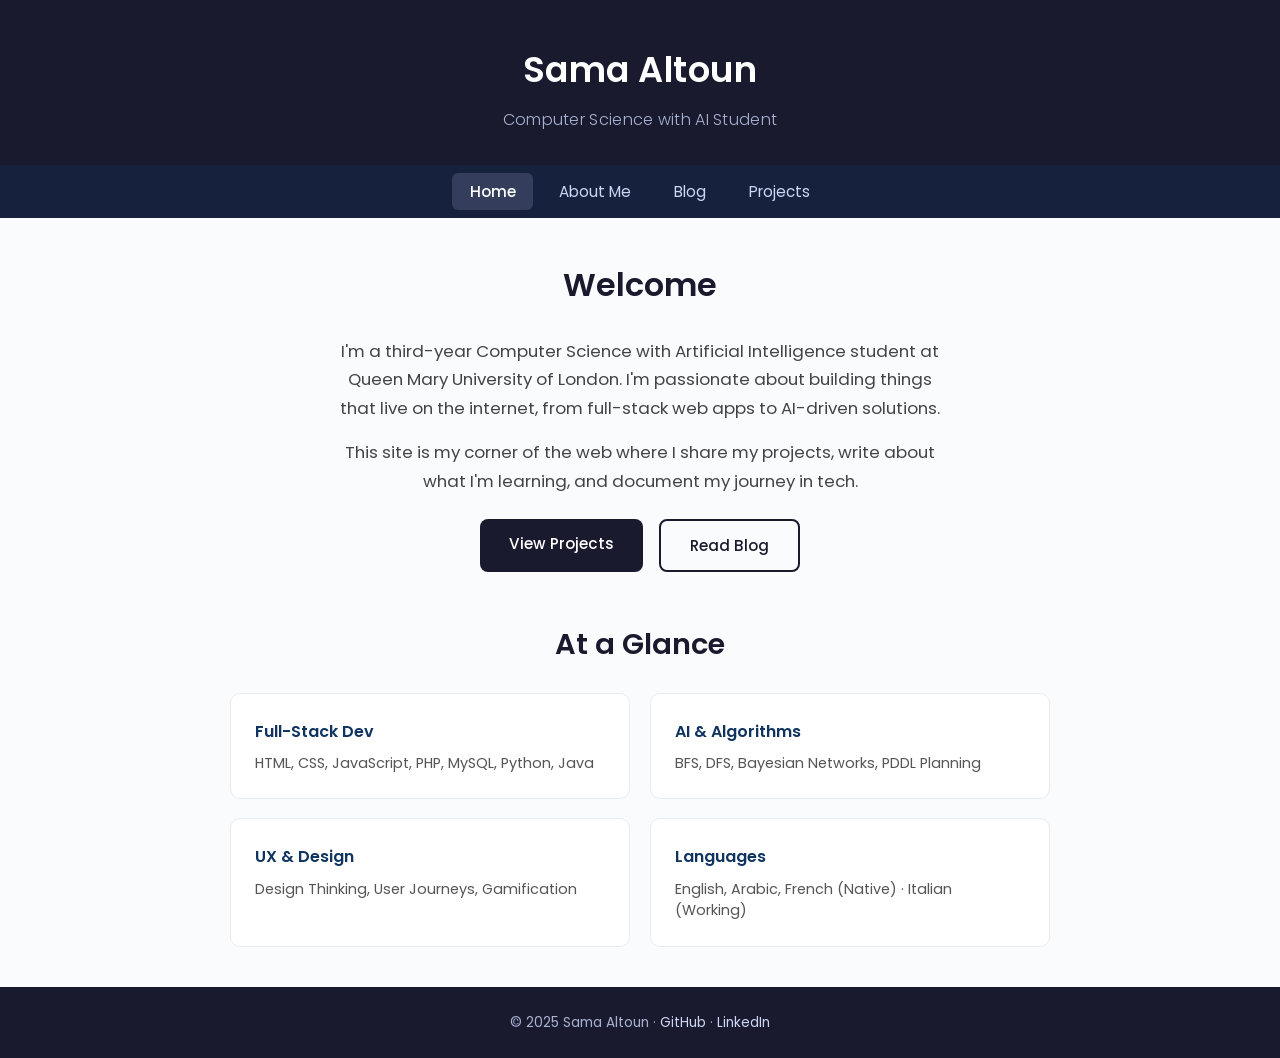
<file: index.html>
<!DOCTYPE html>
<html lang="en">
<head>
  <meta charset="UTF-8">
  <meta name="viewport" content="width=device-width, initial-scale=1.0">
  <title>Sama Altoun | Portfolio</title>
  <link rel="stylesheet" href="css/reset.css">
  <link rel="stylesheet" href="css/styles.css">
  <link href="https://fonts.googleapis.com/css2?family=Poppins:wght@300;400;500;600&display=swap" rel="stylesheet">
</head>
<body>
  <header>
    <h1>Sama Altoun</h1>
    <p class="header-subtitle">Computer Science with AI Student</p>
  </header>

  <nav class="main-nav">
    <ul>
      <li><a href="index.html" class="active">Home</a></li>
      <li><a href="aboutMe.html">About Me</a></li>
      <li><a href="viewBlog.html">Blog</a></li>
      <li><a href="projects.html">Projects</a></li>
    </ul>
  </nav>

  <main>
    <section class="hero">
      <h2>Welcome</h2>
      <p>I'm a third-year Computer Science with Artificial Intelligence student at Queen Mary University of London. I'm passionate about building things that live on the internet, from full-stack web apps to AI-driven solutions.</p>
      <p>This site is my corner of the web where I share my projects, write about what I'm learning, and document my journey in tech.</p>
      <div class="cta-links">
        <a href="projects.html" class="btn">View Projects</a>
        <a href="viewBlog.html" class="btn btn-outline">Read Blog</a>
      </div>
    </section>

    <section class="highlights">
      <h2>At a Glance</h2>
      <div class="highlight-grid">
        <div class="highlight-card">
          <h3>Full-Stack Dev</h3>
          <p>HTML, CSS, JavaScript, PHP, MySQL, Python, Java</p>
        </div>
        <div class="highlight-card">
          <h3>AI & Algorithms</h3>
          <p>BFS, DFS, Bayesian Networks, PDDL Planning</p>
        </div>
        <div class="highlight-card">
          <h3>UX & Design</h3>
          <p>Design Thinking, User Journeys, Gamification</p>
        </div>
        <div class="highlight-card">
          <h3>Languages</h3>
          <p>English, Arabic, French (Native) &middot; Italian (Working)</p>
        </div>
      </div>
    </section>
  </main>

  <footer class="site-footer">
    <p>&copy; 2025 Sama Altoun &middot; <a href="https://github.com/samaaltoun" target="_blank">GitHub</a> &middot; <a href="https://www.linkedin.com/in/sama-a-5a39862a1" target="_blank">LinkedIn</a></p>
  </footer>
</body>
</html>
</file>
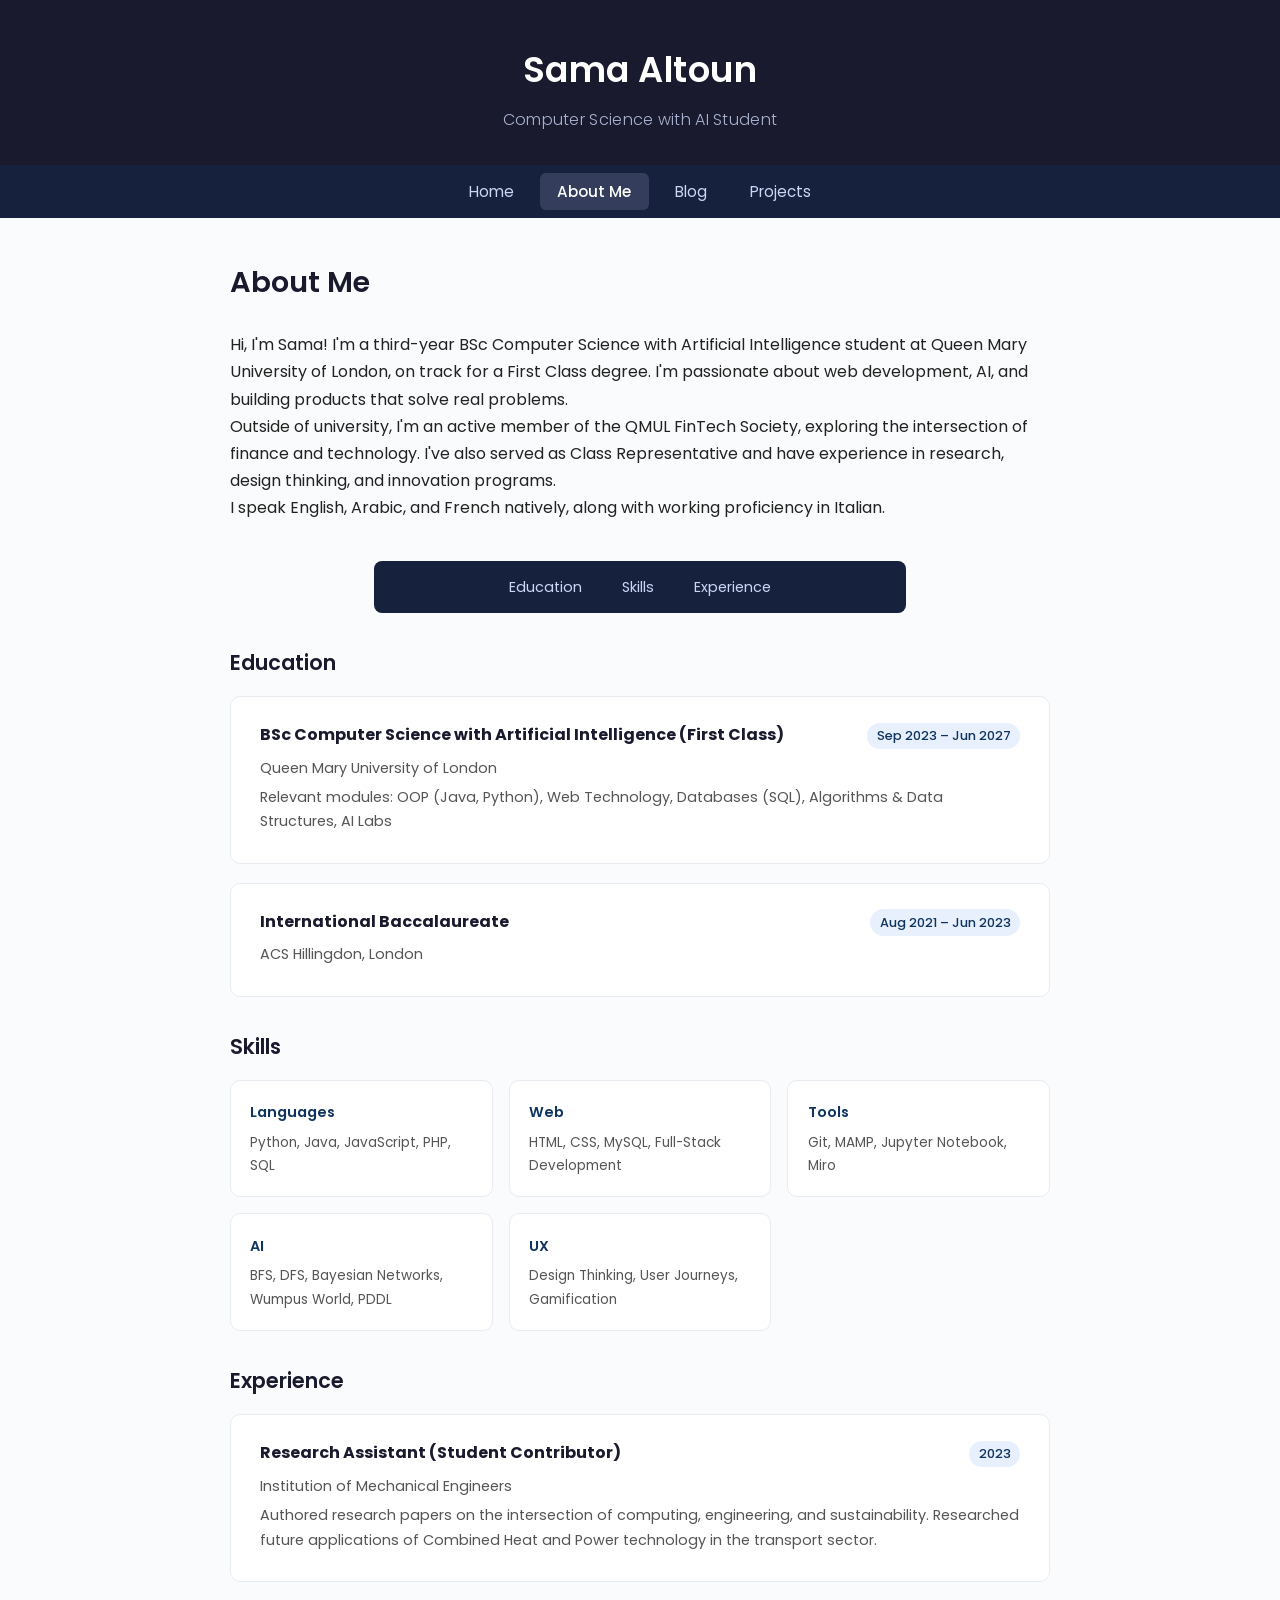
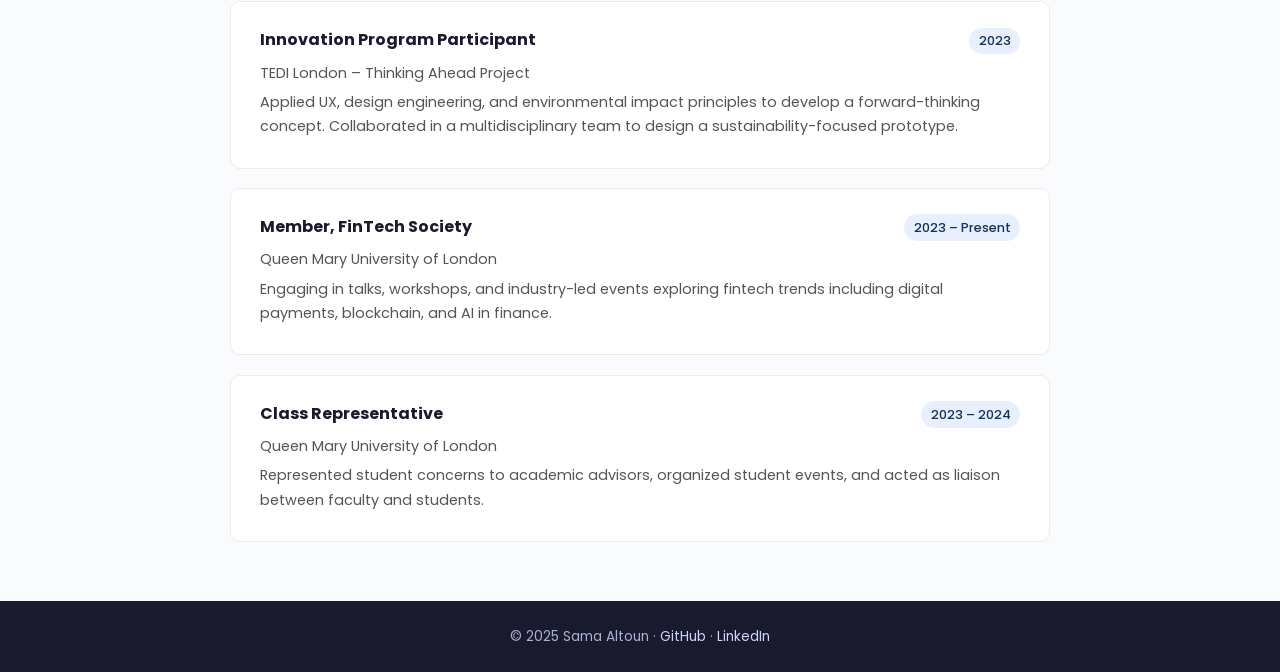
<file: aboutMe.html>
<!DOCTYPE html>
<html lang="en">
<head>
  <meta charset="UTF-8">
  <meta name="viewport" content="width=device-width, initial-scale=1.0">
  <title>About Me | Sama Altoun</title>
  <link rel="stylesheet" href="css/reset.css">
  <link rel="stylesheet" href="css/styles.css">
  <link href="https://fonts.googleapis.com/css2?family=Poppins:wght@300;400;500;600&display=swap" rel="stylesheet">
</head>
<body>
  <header>
    <h1>Sama Altoun</h1>
    <p class="header-subtitle">Computer Science with AI Student</p>
  </header>

  <nav class="main-nav">
    <ul>
      <li><a href="index.html">Home</a></li>
      <li><a href="aboutMe.html" class="active">About Me</a></li>
      <li><a href="viewBlog.html">Blog</a></li>
      <li><a href="projects.html">Projects</a></li>
    </ul>
  </nav>

  <main>
    <section id="about">
      <h2>About Me</h2>
      <p>Hi, I'm Sama! I'm a third-year BSc Computer Science with Artificial Intelligence student at Queen Mary University of London, on track for a First Class degree. I'm passionate about web development, AI, and building products that solve real problems.</p>
      <p>Outside of university, I'm an active member of the QMUL FinTech Society, exploring the intersection of finance and technology. I've also served as Class Representative and have experience in research, design thinking, and innovation programs.</p>
      <p>I speak English, Arabic, and French natively, along with working proficiency in Italian.</p>
    </section>

    <div class="section-nav">
      <ul>
        <li><a href="#education">Education</a></li>
        <li><a href="#skills">Skills</a></li>
        <li><a href="#experience">Experience</a></li>
      </ul>
    </div>

    <section id="education">
      <h3>Education</h3>
      <div class="timeline-item">
        <div class="timeline-header">
          <strong>BSc Computer Science with Artificial Intelligence (First Class)</strong>
          <span>Sep 2023 &ndash; Jun 2027</span>
        </div>
        <p>Queen Mary University of London</p>
        <p>Relevant modules: OOP (Java, Python), Web Technology, Databases (SQL), Algorithms & Data Structures, AI Labs</p>
      </div>
      <div class="timeline-item">
        <div class="timeline-header">
          <strong>International Baccalaureate</strong>
          <span>Aug 2021 &ndash; Jun 2023</span>
        </div>
        <p>ACS Hillingdon, London</p>
      </div>
    </section>

    <section id="skills">
      <h3>Skills</h3>
      <div class="skills-grid">
        <div class="skill-category">
          <h4>Languages</h4>
          <p>Python, Java, JavaScript, PHP, SQL</p>
        </div>
        <div class="skill-category">
          <h4>Web</h4>
          <p>HTML, CSS, MySQL, Full-Stack Development</p>
        </div>
        <div class="skill-category">
          <h4>Tools</h4>
          <p>Git, MAMP, Jupyter Notebook, Miro</p>
        </div>
        <div class="skill-category">
          <h4>AI</h4>
          <p>BFS, DFS, Bayesian Networks, Wumpus World, PDDL</p>
        </div>
        <div class="skill-category">
          <h4>UX</h4>
          <p>Design Thinking, User Journeys, Gamification</p>
        </div>
      </div>
    </section>

    <section id="experience">
      <h3>Experience</h3>
      <div class="timeline-item">
        <div class="timeline-header">
          <strong>Research Assistant (Student Contributor)</strong>
          <span>2023</span>
        </div>
        <p>Institution of Mechanical Engineers</p>
        <p>Authored research papers on the intersection of computing, engineering, and sustainability. Researched future applications of Combined Heat and Power technology in the transport sector.</p>
      </div>
      <div class="timeline-item">
        <div class="timeline-header">
          <strong>Innovation Program Participant</strong>
          <span>2023</span>
        </div>
        <p>TEDI London &ndash; Thinking Ahead Project</p>
        <p>Applied UX, design engineering, and environmental impact principles to develop a forward-thinking concept. Collaborated in a multidisciplinary team to design a sustainability-focused prototype.</p>
      </div>
      <div class="timeline-item">
        <div class="timeline-header">
          <strong>Member, FinTech Society</strong>
          <span>2023 &ndash; Present</span>
        </div>
        <p>Queen Mary University of London</p>
        <p>Engaging in talks, workshops, and industry-led events exploring fintech trends including digital payments, blockchain, and AI in finance.</p>
      </div>
      <div class="timeline-item">
        <div class="timeline-header">
          <strong>Class Representative</strong>
          <span>2023 &ndash; 2024</span>
        </div>
        <p>Queen Mary University of London</p>
        <p>Represented student concerns to academic advisors, organized student events, and acted as liaison between faculty and students.</p>
      </div>
    </section>
  </main>

  <footer class="site-footer">
    <p>&copy; 2025 Sama Altoun &middot; <a href="https://github.com/samaaltoun" target="_blank">GitHub</a> &middot; <a href="https://www.linkedin.com/in/sama-a-5a39862a1" target="_blank">LinkedIn</a></p>
  </footer>
</body>
</html>
</file>
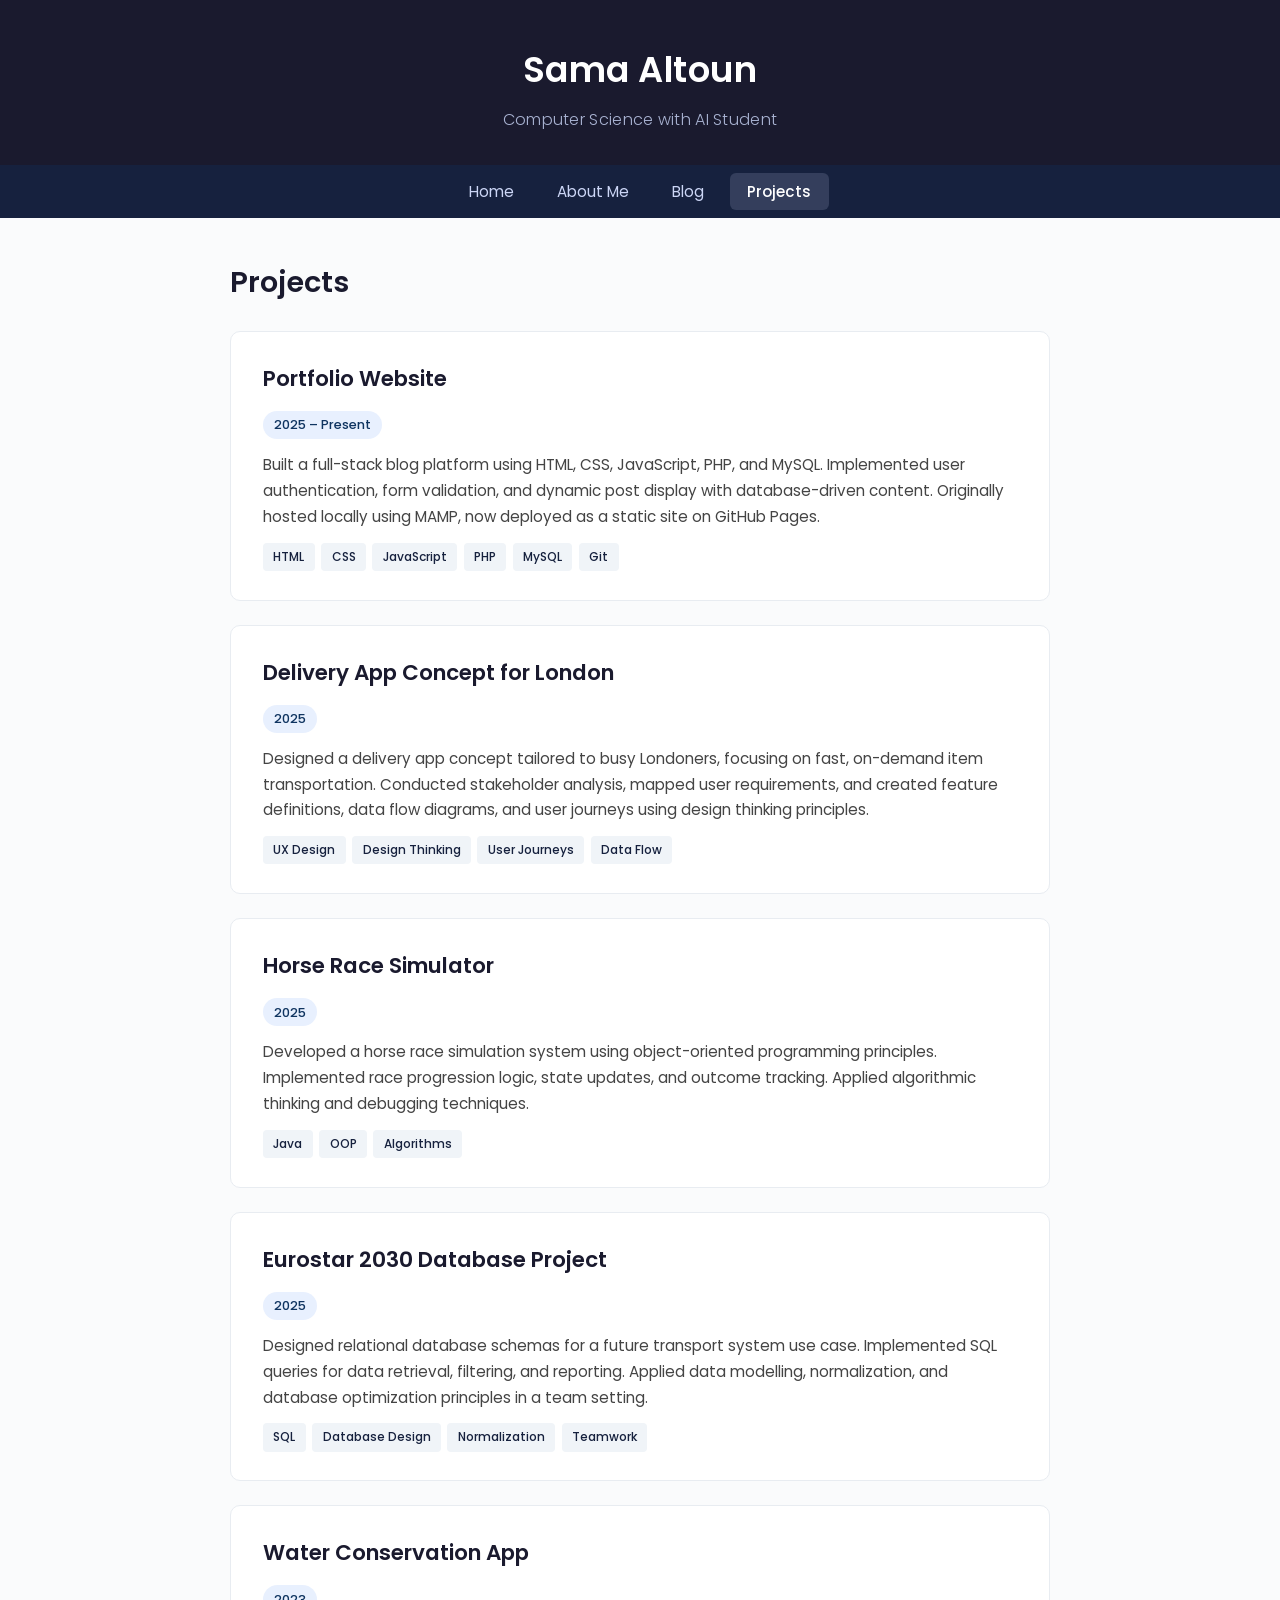
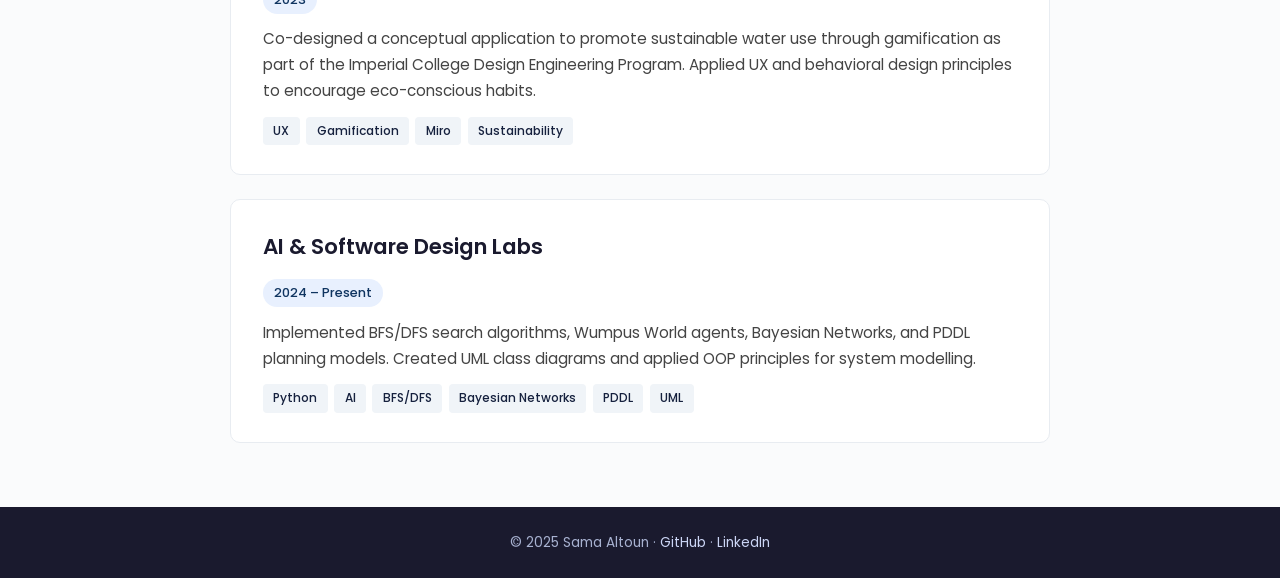
<file: projects.html>
<!DOCTYPE html>
<html lang="en">
<head>
  <meta charset="UTF-8">
  <meta name="viewport" content="width=device-width, initial-scale=1.0">
  <title>Projects | Sama Altoun</title>
  <link rel="stylesheet" href="css/reset.css">
  <link rel="stylesheet" href="css/styles.css">
  <link href="https://fonts.googleapis.com/css2?family=Poppins:wght@300;400;500;600&display=swap" rel="stylesheet">
</head>
<body>
  <header>
    <h1>Sama Altoun</h1>
    <p class="header-subtitle">Computer Science with AI Student</p>
  </header>

  <nav class="main-nav">
    <ul>
      <li><a href="index.html">Home</a></li>
      <li><a href="aboutMe.html">About Me</a></li>
      <li><a href="viewBlog.html">Blog</a></li>
      <li><a href="projects.html" class="active">Projects</a></li>
    </ul>
  </nav>

  <main>
    <h2>Projects</h2>

    <article class="project-card">
      <h3>Portfolio Website</h3>
      <span class="project-date">2025 &ndash; Present</span>
      <p>Built a full-stack blog platform using HTML, CSS, JavaScript, PHP, and MySQL. Implemented user authentication, form validation, and dynamic post display with database-driven content. Originally hosted locally using MAMP, now deployed as a static site on GitHub Pages.</p>
      <div class="tech-tags">
        <span>HTML</span><span>CSS</span><span>JavaScript</span><span>PHP</span><span>MySQL</span><span>Git</span>
      </div>
    </article>

    <article class="project-card">
      <h3>Delivery App Concept for London</h3>
      <span class="project-date">2025</span>
      <p>Designed a delivery app concept tailored to busy Londoners, focusing on fast, on-demand item transportation. Conducted stakeholder analysis, mapped user requirements, and created feature definitions, data flow diagrams, and user journeys using design thinking principles.</p>
      <div class="tech-tags">
        <span>UX Design</span><span>Design Thinking</span><span>User Journeys</span><span>Data Flow</span>
      </div>
    </article>

    <article class="project-card">
      <h3>Horse Race Simulator</h3>
      <span class="project-date">2025</span>
      <p>Developed a horse race simulation system using object-oriented programming principles. Implemented race progression logic, state updates, and outcome tracking. Applied algorithmic thinking and debugging techniques.</p>
      <div class="tech-tags">
        <span>Java</span><span>OOP</span><span>Algorithms</span>
      </div>
    </article>

    <article class="project-card">
      <h3>Eurostar 2030 Database Project</h3>
      <span class="project-date">2025</span>
      <p>Designed relational database schemas for a future transport system use case. Implemented SQL queries for data retrieval, filtering, and reporting. Applied data modelling, normalization, and database optimization principles in a team setting.</p>
      <div class="tech-tags">
        <span>SQL</span><span>Database Design</span><span>Normalization</span><span>Teamwork</span>
      </div>
    </article>

    <article class="project-card">
      <h3>Water Conservation App</h3>
      <span class="project-date">2023</span>
      <p>Co-designed a conceptual application to promote sustainable water use through gamification as part of the Imperial College Design Engineering Program. Applied UX and behavioral design principles to encourage eco-conscious habits.</p>
      <div class="tech-tags">
        <span>UX</span><span>Gamification</span><span>Miro</span><span>Sustainability</span>
      </div>
    </article>

    <article class="project-card">
      <h3>AI & Software Design Labs</h3>
      <span class="project-date">2024 &ndash; Present</span>
      <p>Implemented BFS/DFS search algorithms, Wumpus World agents, Bayesian Networks, and PDDL planning models. Created UML class diagrams and applied OOP principles for system modelling.</p>
      <div class="tech-tags">
        <span>Python</span><span>AI</span><span>BFS/DFS</span><span>Bayesian Networks</span><span>PDDL</span><span>UML</span>
      </div>
    </article>
  </main>

  <footer class="site-footer">
    <p>&copy; 2025 Sama Altoun &middot; <a href="https://github.com/samaaltoun" target="_blank">GitHub</a> &middot; <a href="https://www.linkedin.com/in/sama-a-5a39862a1" target="_blank">LinkedIn</a></p>
  </footer>
</body>
</html>
</file>
<file: css/styles.css>
html {
  font-size: 16px;
  scroll-behavior: smooth;
  height: 100%;
}

body {
  margin: 0;
  font-family: 'Poppins', sans-serif;
  background-color: #fafbfc;
  color: #222;
  line-height: 1.7;
  min-height: 100vh;
  display: flex;
  flex-direction: column;
}

/* Header */
header {
  background-color: #1a1a2e;
  color: white;
  text-align: center;
  padding: 2.5rem 1rem 2rem;
}

header h1 {
  font-size: 2.2rem;
  font-weight: 600;
  margin: 0;
  letter-spacing: 0.5px;
}

.header-subtitle {
  margin: 0.4rem 0 0;
  font-size: 1rem;
  font-weight: 300;
  color: #a8b2d1;
  letter-spacing: 0.3px;
}

/* Navigation */
.main-nav ul,
.blog-subnav ul {
  display: flex;
  justify-content: center;
  align-items: center;
  gap: 0.5rem;
  padding: 0.8rem 1rem;
  list-style: none;
  margin: 0;
  flex-wrap: wrap;
}

.main-nav {
  background-color: #16213e;
}

.blog-subnav {
  background-color: #f0f4f8;
}

.main-nav a,
.blog-subnav a {
  color: #ccd6f6;
  text-decoration: none;
  font-weight: 400;
  font-size: 0.95rem;
  padding: 0.5rem 1.1rem;
  border-radius: 6px;
  transition: all 0.25s ease;
}

.blog-subnav a {
  color: #16213e;
  font-weight: 500;
}

.main-nav a:hover {
  background-color: rgba(168, 178, 209, 0.15);
  color: #fff;
}

.main-nav a.active {
  background-color: rgba(168, 178, 209, 0.2);
  color: #fff;
  font-weight: 500;
}

/* Section Nav (About page) */
.section-nav ul {
  display: flex;
  justify-content: center;
  gap: 0.5rem;
  background-color: #16213e;
  padding: 0.75rem 1rem;
  border-radius: 8px;
  list-style: none;
  margin: 2.5rem auto 2rem;
  max-width: 500px;
}

.section-nav a {
  color: #ccd6f6;
  text-decoration: none;
  font-weight: 400;
  font-size: 0.9rem;
  padding: 0.4rem 1rem;
  border-radius: 6px;
  transition: all 0.25s ease;
}

.section-nav a:hover {
  background-color: rgba(168, 178, 209, 0.15);
  color: #fff;
}

/* Main Content */
main {
  max-width: 820px;
  width: 100%;
  margin: 2.5rem auto;
  padding: 0 2rem;
  flex: 1;
}

main h2 {
  font-size: 1.8rem;
  font-weight: 600;
  margin-bottom: 1.5rem;
  color: #1a1a2e;
}

main h3 {
  font-size: 1.3rem;
  font-weight: 600;
  margin: 2rem 0 1rem;
  color: #1a1a2e;
}

/* Hero Section (Home) */
.hero {
  text-align: center;
  margin-bottom: 3rem;
}

.hero h2 {
  font-size: 2rem;
}

.hero p {
  font-size: 1.05rem;
  color: #444;
  max-width: 600px;
  margin: 0 auto 1rem;
}

.cta-links {
  display: flex;
  gap: 1rem;
  justify-content: center;
  margin-top: 1.5rem;
  flex-wrap: wrap;
}

.btn {
  display: inline-block;
  padding: 0.7rem 1.8rem;
  font-size: 0.95rem;
  font-weight: 500;
  text-decoration: none;
  border-radius: 8px;
  transition: all 0.25s ease;
  background-color: #1a1a2e;
  color: #fff;
}

.btn:hover {
  background-color: #0f3460;
  transform: translateY(-1px);
}

.btn-outline {
  background-color: transparent;
  color: #1a1a2e;
  border: 2px solid #1a1a2e;
}

.btn-outline:hover {
  background-color: #1a1a2e;
  color: #fff;
}

/* Highlight Cards (Home) */
.highlights {
  margin-top: 1rem;
}

.highlights h2 {
  text-align: center;
}

.highlight-grid {
  display: grid;
  grid-template-columns: repeat(2, 1fr);
  gap: 1.2rem;
}

.highlight-card {
  background: #fff;
  border: 1px solid #e8ecf1;
  border-radius: 10px;
  padding: 1.5rem;
  transition: transform 0.2s ease, box-shadow 0.2s ease;
}

.highlight-card:hover {
  transform: translateY(-2px);
  box-shadow: 0 4px 16px rgba(0, 0, 0, 0.06);
}

.highlight-card h3 {
  font-size: 1rem;
  font-weight: 600;
  margin: 0 0 0.5rem;
  color: #0f3460;
}

.highlight-card p {
  font-size: 0.9rem;
  color: #555;
  margin: 0;
  line-height: 1.5;
}

/* Blog Articles */
article {
  background: #fff;
  border: 1px solid #e8ecf1;
  border-radius: 10px;
  padding: 1.8rem 2rem;
  margin-bottom: 1.5rem;
  transition: transform 0.2s ease, box-shadow 0.2s ease;
}

article:hover {
  transform: translateY(-1px);
  box-shadow: 0 4px 16px rgba(0, 0, 0, 0.05);
}

article h3 {
  font-size: 1.35rem;
  margin: 0 0 0.8rem;
  color: #1a1a2e;
}

article p {
  font-size: 0.95rem;
  color: #444;
  margin-bottom: 0.8rem;
}

article small {
  font-size: 0.8rem;
  color: #888;
}

/* Project Cards */
.project-card {
  position: relative;
}

.project-date {
  display: inline-block;
  font-size: 0.8rem;
  color: #0f3460;
  background-color: #e8f0fe;
  padding: 0.2rem 0.7rem;
  border-radius: 20px;
  margin-bottom: 0.8rem;
  font-weight: 500;
}

.tech-tags {
  display: flex;
  flex-wrap: wrap;
  gap: 0.4rem;
  margin-top: 0.5rem;
}

.tech-tags span {
  font-size: 0.75rem;
  background-color: #f0f4f8;
  color: #16213e;
  padding: 0.25rem 0.65rem;
  border-radius: 4px;
  font-weight: 500;
}

/* Timeline Items (About page) */
.timeline-item {
  background: #fff;
  border: 1px solid #e8ecf1;
  border-radius: 10px;
  padding: 1.5rem 1.8rem;
  margin-bottom: 1.2rem;
}

.timeline-header {
  display: flex;
  justify-content: space-between;
  align-items: baseline;
  flex-wrap: wrap;
  gap: 0.5rem;
  margin-bottom: 0.4rem;
}

.timeline-header strong {
  font-size: 1rem;
  color: #1a1a2e;
}

.timeline-header span {
  font-size: 0.8rem;
  color: #0f3460;
  background-color: #e8f0fe;
  padding: 0.15rem 0.6rem;
  border-radius: 20px;
  font-weight: 500;
  white-space: nowrap;
}

.timeline-item p {
  font-size: 0.9rem;
  color: #555;
  margin: 0.3rem 0;
}

/* Skills Grid */
.skills-grid {
  display: grid;
  grid-template-columns: repeat(auto-fill, minmax(200px, 1fr));
  gap: 1rem;
}

.skill-category {
  background: #fff;
  border: 1px solid #e8ecf1;
  border-radius: 10px;
  padding: 1.2rem;
}

.skill-category h4 {
  font-size: 0.9rem;
  font-weight: 600;
  color: #0f3460;
  margin: 0 0 0.4rem;
}

.skill-category p {
  font-size: 0.85rem;
  color: #555;
  margin: 0;
}

/* Forms */
form {
  display: flex;
  flex-direction: column;
  gap: 1.2rem;
  background-color: #fff;
  border: 1px solid #e8ecf1;
  border-radius: 10px;
  padding: 2rem;
  box-shadow: 0 2px 8px rgba(0, 0, 0, 0.03);
  width: 100%;
  max-width: 500px;
  margin: 0 auto;
}

label {
  font-weight: 500;
  font-size: 0.95rem;
  display: block;
  margin-bottom: 0.3rem;
}

input,
textarea {
  padding: 0.7rem 1rem;
  border: 1px solid #d0d5dd;
  border-radius: 8px;
  font-family: inherit;
  font-size: 0.95rem;
  width: 100%;
  box-sizing: border-box;
  transition: border-color 0.2s ease;
}

input:focus,
textarea:focus {
  outline: none;
  border-color: #0f3460;
}

textarea {
  min-height: 10rem;
  resize: vertical;
}

form button {
  padding: 0.7rem 1.2rem;
  font-size: 0.95rem;
  font-weight: 500;
  border: none;
  background-color: #1a1a2e;
  color: white;
  border-radius: 8px;
  cursor: pointer;
  transition: all 0.25s ease;
}

form button:hover {
  background-color: #0f3460;
  transform: translateY(-1px);
}

.error {
  border: 2px solid #e74c3c;
  background-color: #fef2f2;
}

/* Figure */
figure img {
  max-width: 150px;
  height: auto;
  border-radius: 50%;
  margin-top: 1rem;
}

/* Footer */
footer.site-footer {
  background-color: #1a1a2e;
  color: #a8b2d1;
  text-align: center;
  padding: 1.5rem 1rem;
  font-size: 0.85rem;
  margin-top: auto;
}

footer.site-footer a {
  color: #ccd6f6;
  text-decoration: none;
  transition: color 0.2s ease;
}

footer.site-footer a:hover {
  color: #fff;
}

/* Responsive */
@media (max-width: 768px) {
  .main-nav ul,
  .blog-subnav ul,
  .section-nav ul {
    flex-direction: column;
    align-items: center;
    gap: 0.5rem;
  }

  main {
    padding: 0 1.2rem;
  }

  .highlight-grid {
    grid-template-columns: 1fr;
  }

  .timeline-header {
    flex-direction: column;
    gap: 0.3rem;
  }

  form {
    padding: 1.5rem 1rem;
  }

  article {
    padding: 1.5rem 1.2rem;
  }

  figure img {
    max-width: 120px;
  }
}
</file>
